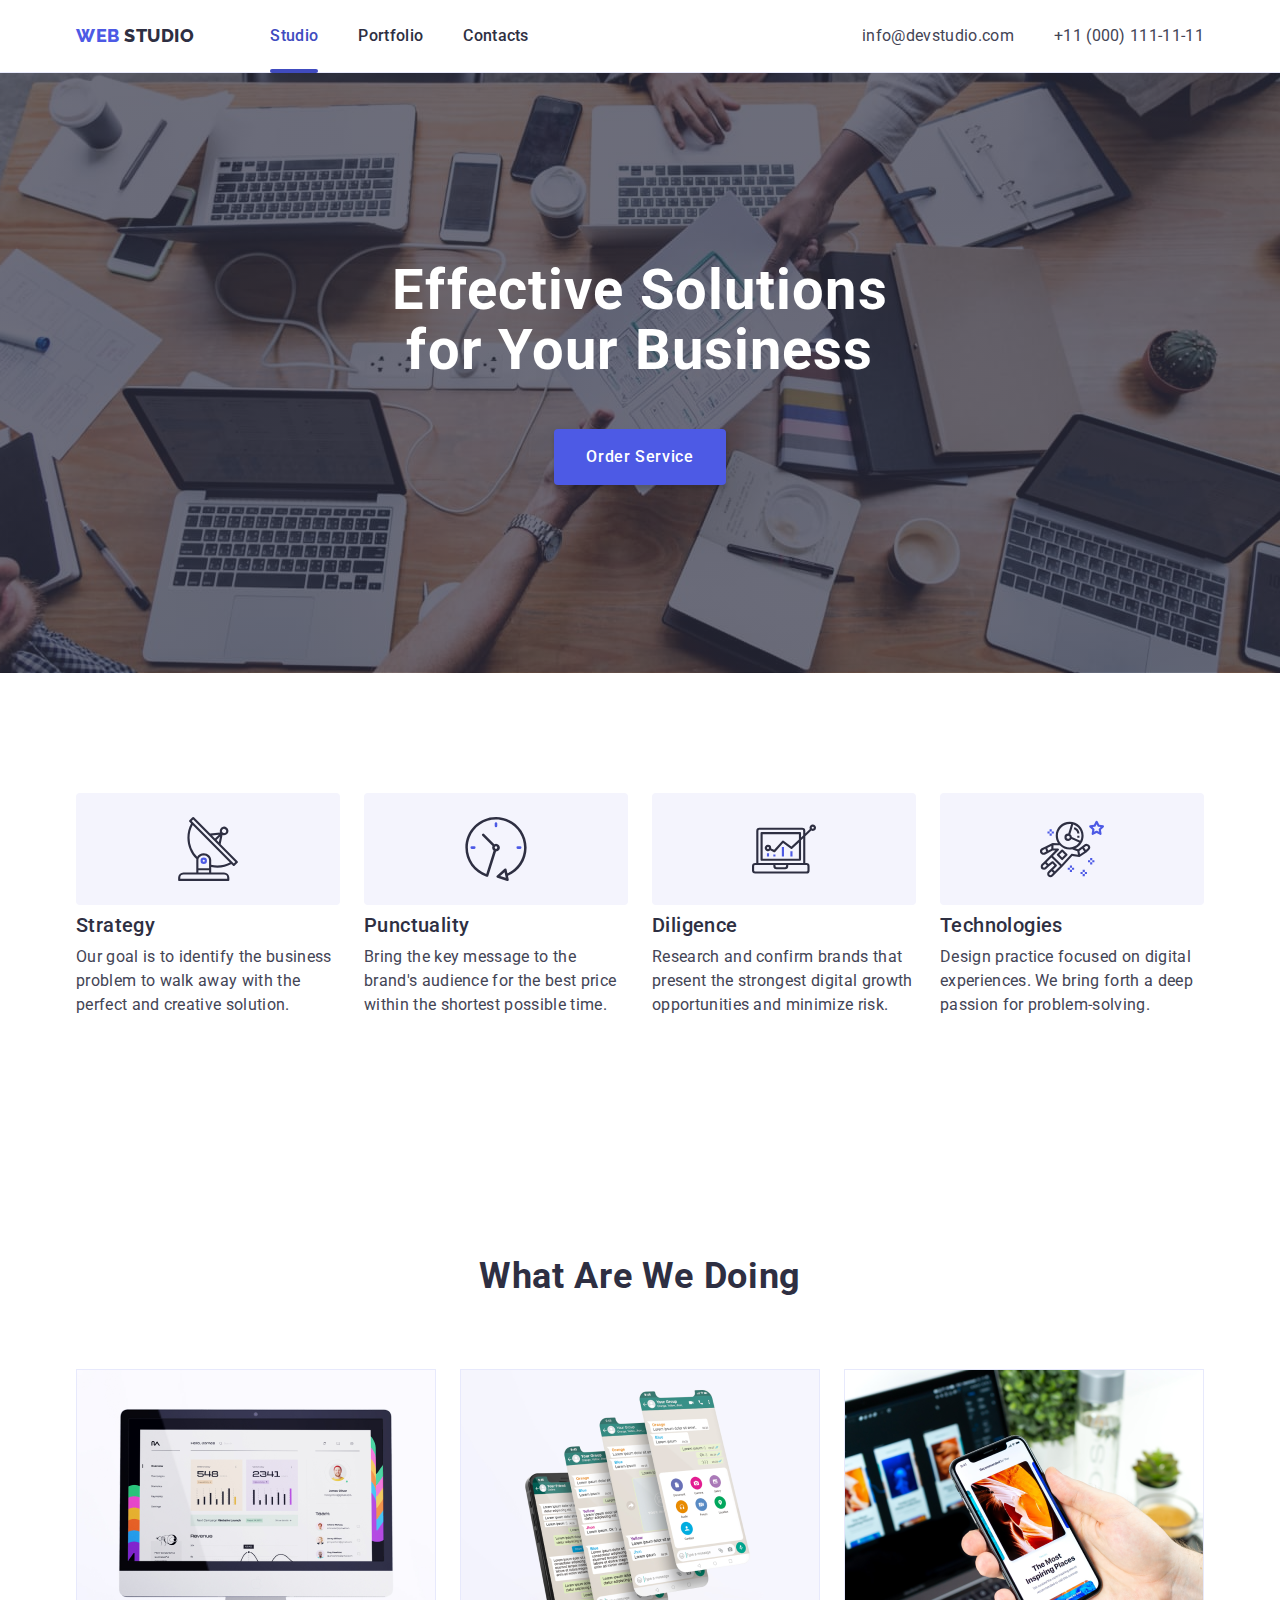
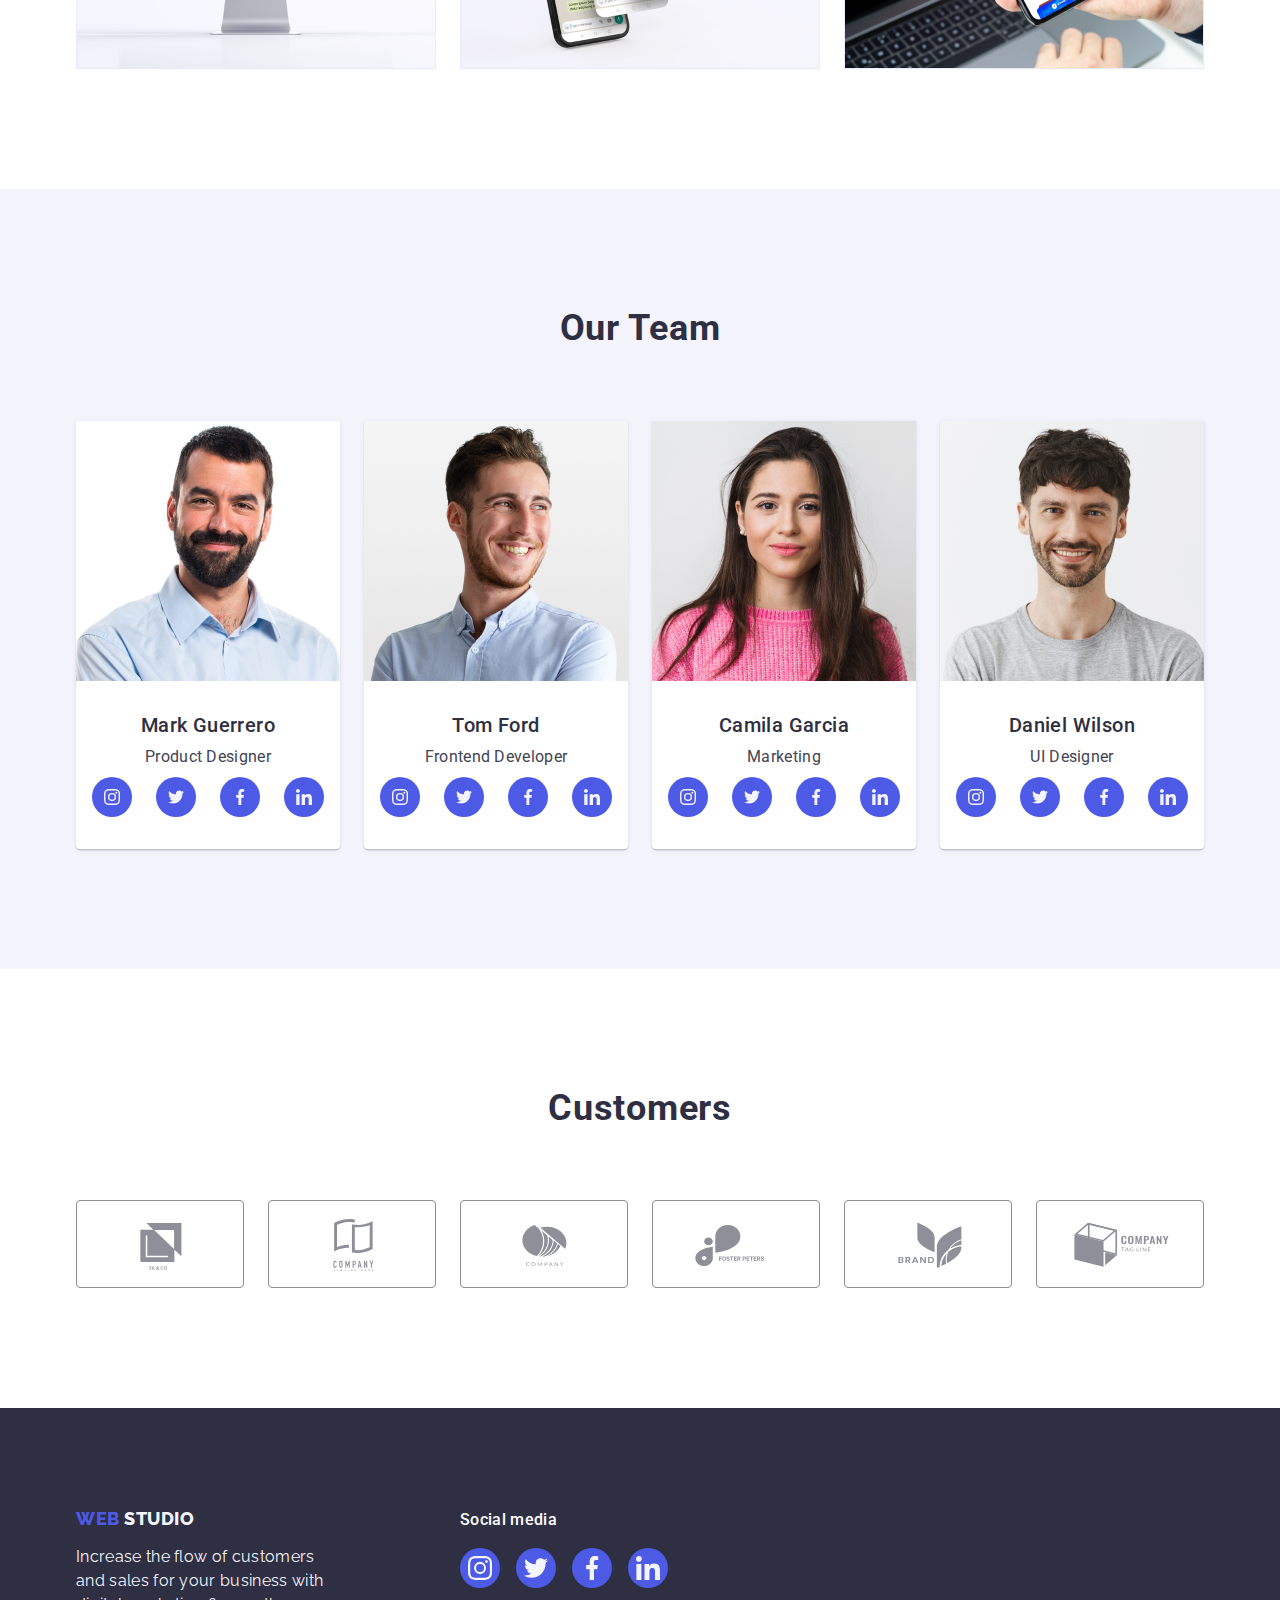
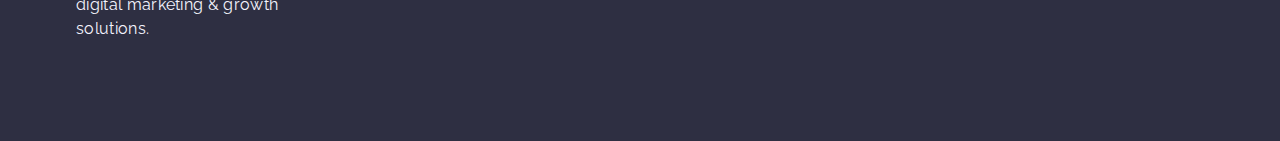
<file: index.html>
<!DOCTYPE html>
<html lang="en">
  <head>
    <meta charset="UTF-8" />
    <meta http-equiv="X-UA-Compatible" content="IE=edge" />
    <meta name="viewport" content="width=device-width, initial-scale=1.0" />
    <title>WebStudio</title>
    <link rel="preconnect" href="https://fonts.googleapis.com" />
    <link rel="preconnect" href="https://fonts.gstatic.com" crossorigin />
    <link
      href="https://fonts.googleapis.com/css2?family=Raleway:wght@800&family=Roboto:wght@400;500;700&display=swap"
      rel="stylesheet"
    />
    <link
      rel="stylesheet"
      href="https://cdnjs.cloudflare.com/ajax/libs/modern-normalize/1.1.0/modern-normalize.min.css"
    />
    <link rel="stylesheet" href="./css/style.css" />
  </head>
  <body>
    <!----------TOP LINE----------->

    <header class="header-page">
      <div class="container page-header-container">
        <nav class="nav-page">
          <a class="logo link" href="./index.html">
            Web <span class="studio">Studio</span>
          </a>
          <ul class="menu-nav list">
            <li class="menu-item">
              <a class="link nav-item activ" href="./index.html">Studio</a>
            </li>
            <li class="menu-item">
              <a class="link nav-item" href="./portfolio.html">Portfolio</a>
            </li>
            <li class="menu-item">
              <a class="link nav-item" href="">Contacts</a>
            </li>
          </ul>
        </nav>

        <address class="address">
          <ul class="menu-contact list">
            <li class="contact-item">
              <a class="link contact" href="mailto:info@devstudio.com"
                >info@devstudio.com</a
              >
            </li>
            <li>
              <a class="link contact" href="tel:+110001111111"
                >+11 (000) 111-11-11</a
              >
            </li>
          </ul>
        </address>
      </div>
    </header>
    <main>

      <!-- ------Hero  ---------->

      <section class="hero">
        <div class="container">
          <h1 class="hero-title">Effective Solutions for Your Business</h1>
          <button class="btn" type="button" data-modal-open>Order Service</button>
        </div>
      </section>

      <!---------Section 1---------->

      <section class="section">
        <div class="container">
          <h2 class="section-name" hidden>Feature</h2>
          <ul class="list feature-menu">
            <li class="feature-menu-items">
              <div class="pictures-feture">
                <svg class="icon-fetures" width="64" height="64">
                   <use href="./images/icons.svg#icon-antenna"></use>
                  </svg> </div>
              <h3 class="content-name">Strategy</h3>
              <p class="content-text">
                Our goal is to identify the business problem to walk away with
                the perfect and creative solution.
              </p>
            </li>
            <li class="feature-menu-items">
              <div class="pictures-feture">
                <svg class="icon-fetures" width="64" height="64">
                   <use href="./images/icons.svg#icon-clock"></use></svg> 
              </div>
              <h3 class="content-name">Punctuality</h3>
              <p class="content-text">
                Bring the key message to the brand's audience for the best price
                within the shortest possible time.
              </p>
            </li>
            <li class="feature-menu-items">
              <div class="pictures-feture">
                <svg class="icon-fetures" width="64" height="64">
                   <use href="./images/icons.svg#icon-diagram"></use>
                  </svg> </div>
              <h3 class="content-name">Diligence</h3>
              <p class="content-text">
                Research and confirm brands that present the strongest digital
                growth opportunities and minimize risk.
              </p>
            </li>
            <li class="feature-menu-items">
              <div class="pictures-feture">
                <svg class="icon-fetures" width="64" height="64">
                   <use href="./images/icons.svg#icon-astronaut"></use>
                </svg> 
              </div>
              <h3 class="content-name">Technologies</h3>
              <p class="content-text">
                Design practice focused on digital experiences. We bring forth a
                deep passion for problem-solving.
              </p>
            </li>
          </ul>
        </div>
      </section>

      <!-- ------- Section 2 ---------->

      <section class="section">
        <div class="container">
          <h2 class="section-name position">What are we doing</h2>
          <ul class="list work">
            <li class="pictures">
              <img
                src="./images/section-2/Rectangle71.jpg"
                alt="imege"
                width="360"
                height="300"
              />
            </li>
            <li class="pictures">
              <img
                src="./images/section-2/Rectangle71(1).jpg"
                alt="imege"
                width="360"
                height="300"
              />
            </li>
            <li class="pictures">
              <img
                src="./images/section-2/Rectangle71(2).jpg"
                alt="imege"
                width="360"
                height="300"
              />
            </li>
          </ul>
        </div>
      </section>

      <!------------- Section 3 Our Team ----------->

      <section class="section-team section">
        <div class="container">
          <h2 class="section-name position">Our Team</h2>
          <ul class="list employees">
            <li class="card">
              <img
                src="./images/section-3-teme/img.jpg"
                alt="Mark Guerrero"
                width="264"
                height="260"
              />
              <div class="card-signature">
                <h3 class="content-name name">Mark Guerrero</h3>
                <p class="content-text job-title">Product Designer</p>
                <ul class="social-list list">
                  <li class="social-list-item">
                    <a href="" class="social-list-link link">
                      <svg class="social-list-icon" width="16" height="16">
                        <use 
                       href="./images/icons.svg#icon-instagram"></use>
                      </svg>
                    </a>
                  </li>
                  <li class="social-list-item">
                    <a href="" class="social-list-link link">
                      <svg class="social-list-icon" width="16" height="16">
                        <use href="./images/icons.svg#icon-twitter"></use>
                      </svg>
                    </a>
                  </li>
                  <li class="social-list-item">
                    <a href="" class="social-list-link link">
                      <svg class="social-list-icon" width="16" height="16">
                        <use href="./images/icons.svg#icon-facebook"></use>
                      </svg>
                    </a>
                  </li>
                  <li class="social-list-item">
                    <a href="" class="social-list-link link">
                      <svg class="social-list-icon" width="16" height="16">
                        <use href="./images/icons.svg#icon-linkedin"></use>
                      </svg>
                    </a>
                  </li>
                </ul>
              </div>
            </li>
            <li class="card">
              <img
                src="./images/section-3-teme/img1.jpg"
                alt="Tom Ford"
                width="264"
                height="260"
              />
              <div class="card-signature">
                <h3 class="content-name name">Tom Ford</h3>
                <p class="content-text job-title">Frontend Developer</p>
                <ul class="social-list list">
                  <li class="social-list-item">
                    <a href="" class="social-list-link link">
                      <svg class="social-list-icon" width="16" height="16">
                        <use 
                       href="./images/icons.svg#icon-instagram"></use>
                      </svg>
                    </a>
                  </li>
                  <li class="social-list-item">
                    <a href="" class="social-list-link link">
                      <svg class="social-list-icon" width="16" height="16">
                        <use href="./images/icons.svg#icon-twitter"></use>
                      </svg>
                    </a>
                  </li>
                  <li class="social-list-item">
                    <a href="" class="social-list-link link">
                      <svg class="social-list-icon" width="16" height="16">
                        <use href="./images/icons.svg#icon-facebook"></use>
                      </svg>
                    </a>
                  </li>
                  <li class="social-list-item">
                    <a href="" class="social-list-link link ">
                      <svg class="social-list-icon" width="16" height="16">
                        <use href="./images/icons.svg#icon-linkedin"></use>
                      </svg>
                    </a>
                  </li>
                </ul>
              </div>
            </li>
            <li class="card">
              <img
                src="./images/section-3-teme/img2.jpg"
                alt="Camila Garcia"
                width="264"
                height="260"
              />
              <div class="card-signature">
                <h3 class="content-name name">Camila Garcia</h3>
                <p class="content-text job-title">Marketing</p>
                <ul class="social-list list">
                  <li class="social-list-item">
                    <a href="" class="social-list-link link">
                      <svg class="social-list-icon" width="16" height="16">
                        <use href="./images/icons.svg#icon-instagram"></use>
                      </svg>
                    </a>
                  </li>
                  <li class="social-list-item">
                    <a href="" class="social-list-link link">
                      <svg class="social-list-icon" width="16" height="16">
                        <use href="./images/icons.svg#icon-twitter"></use>
                      </svg>
                    </a>
                  </li>
                  <li class="social-list-item">
                    <a href="" class="social-list-link link">
                      <svg class="social-list-icon" width="16" height="16">
                        <use href="./images/icons.svg#icon-facebook"></use>
                      </svg>
                    </a>
                  </li>
                  <li class="social-list-item">
                    <a href="" class="social-list-link link">
                      <svg class="social-list-icon" width="16" height="16">
                        <use href="./images/icons.svg#icon-linkedin"></use>
                      </svg>
                    </a>
                  </li>
                </ul>
              </div>
            </li>
            <li class="card">
              <img
                src="./images/section-3-teme/img3.jpg"
                alt="Daniel Wilson"
                width="264"
                height="260"
              />
              <div class="card-signature">
                <h3 class="content-name name">Daniel Wilson</h3>
                <p class="content-text job-title">UI Designer</p>
                <ul class="social-list list">
                  <li class="social-list-item">
                    <a href="" class="social-list-link link">
                      <svg class="social-list-icon" width="16" height="16">
                        <use href="./images/icons.svg#icon-instagram"></use>
                      </svg>
                    </a>
                  </li>
                  <li class="social-list-item">
                    <a href="" class="social-list-link link">
                      <svg class="social-list-icon" width="16" height="16">
                        <use href="./images/icons.svg#icon-twitter"></use>
                      </svg>
                    </a>
                  </li>
                  <li class="social-list-item">
                    <a href="" class="social-list-link link">
                      <svg class="social-list-icon" width="16" height="16">
                        <use href="./images/icons.svg#icon-facebook"></use>
                      </svg>
                    </a>
                  </li>
                  <li class="social-list-item">
                    <a href="" class="social-list-link link">
                      <svg class="social-list-icon" width="16" height="16">
                        <use href="./images/icons.svg#icon-linkedin"></use>
                      </svg>
                    </a>
                  </li>
                </ul>
              </div>
            </li>
          </ul>
        </div>
      </section>
      
      <!----------  SECTION 4 ----------->

      <section class="section">
        <div class="container">
          <h2 class="title-customers">Customers</h2>
          <ul class="list custumer-list">
            <li class="custumer-list-item"><a href="" class="custumer-list-link link">
              <svg class="custumer-list-icon" width="104" height="56">
              <use href="./images/icons.svg#icon-ya-co"></use></svg>
              </a>
            </li>
          <li class="custumer-list-item"><a href="" class="custumer-list-link link">
            <svg class="custumer-list-icon" width="104" height="56"><use href="./images/icons.svg#icon-company-tagline"></use></svg>
           </a>
          </li>
          <li class="custumer-list-item"><a href="" class="custumer-list-link link">
            <svg class="custumer-list-icon" width="104" height="56"><use href="./images/icons.svg#icon-company"></use></svg>
           </a>
          </li>
          <li class="custumer-list-item"><a href="" class="custumer-list-link link">
            <svg class="custumer-list-icon" width="104" height="56"><use href="./images/icons.svg#icon-foster-peters"></use></svg>
            </a>
          </li>
          <li class="custumer-list-item"><a href="" class="custumer-list-link link">
            <svg class="custumer-list-icon" width="104" height="56"><use href="./images/icons.svg#icon-brand"></use></svg>
            </a>
          </li>
          <li class="custumer-list-item"><a href="" class="custumer-list-link link">
            <svg class="custumer-list-icon" width="104" height="56">
            <use href="./images/icons.svg#icon-company-tag-line"></use></svg>
            </a>
          </li>
         
        </ul>
       </div>
      </section>
    </main>
    <footer class="footer">
      <div class="container footer-all">
       <div class="foter-container-logo">
           <a class="link logo-footer" href="./index.html">
            Web <span class="studio-footer">Studio</span>
          </a>
          <p class="footer-text">
           Increase the flow of customers and sales for your business with
           digital marketing & growth solutions.
          </p>
       </div>
        <div class="footer-media">
          <p class="title-media">Social media</p>
          <ul class="social-list-footer list">
            <li class="social-list-item">
              <a href="" class="foter-social-list-link link">
                <svg class="foter-social-list-icon" width="24" height="24">
                  <use 
                 href="./images/icons.svg#icon-instagram"></use>
                </svg>
              </a>
            </li>
            <li class="social-list-item">
              <a href="" class="foter-social-list-link link">
                <svg class="foter-social-list-icon" width="24" height="24">
                  <use href="./images/icons.svg#icon-twitter"></use>
                </svg>
              </a>
            </li>
            <li class="social-list-item">
              <a href="" class="foter-social-list-link link">
                <svg class="foter-social-list-icon" width="24" height="24">
                  <use href="./images/icons.svg#icon-facebook"></use>
                </svg>
              </a>
            </li>
            <li class="social-list-item">
              <a href="" class="foter-social-list-link link ">
                <svg class="foter-social-list-icon" width="24" height="24">
                  <use href="./images/icons.svg#icon-linkedin"></use>
                </svg>
              </a>
            </li>
          </ul>
        </div>
      </div>
   
    </footer>

    <!----------Modal window ----------->

    <div class="bacdrop is-hidden" data-modal>
      <div class="modal">
        <button class="modal-close-btn" type="button" data-modal-close>
        <svg class="modal-close-icon" width="8" height="8">
          <use href="./images/icons.svg#icon-close-black"></use></svg>
        </button>
      </div>
    </div>
    <script src="./js/modal.js"></script>
  </body>
</html>
</file>
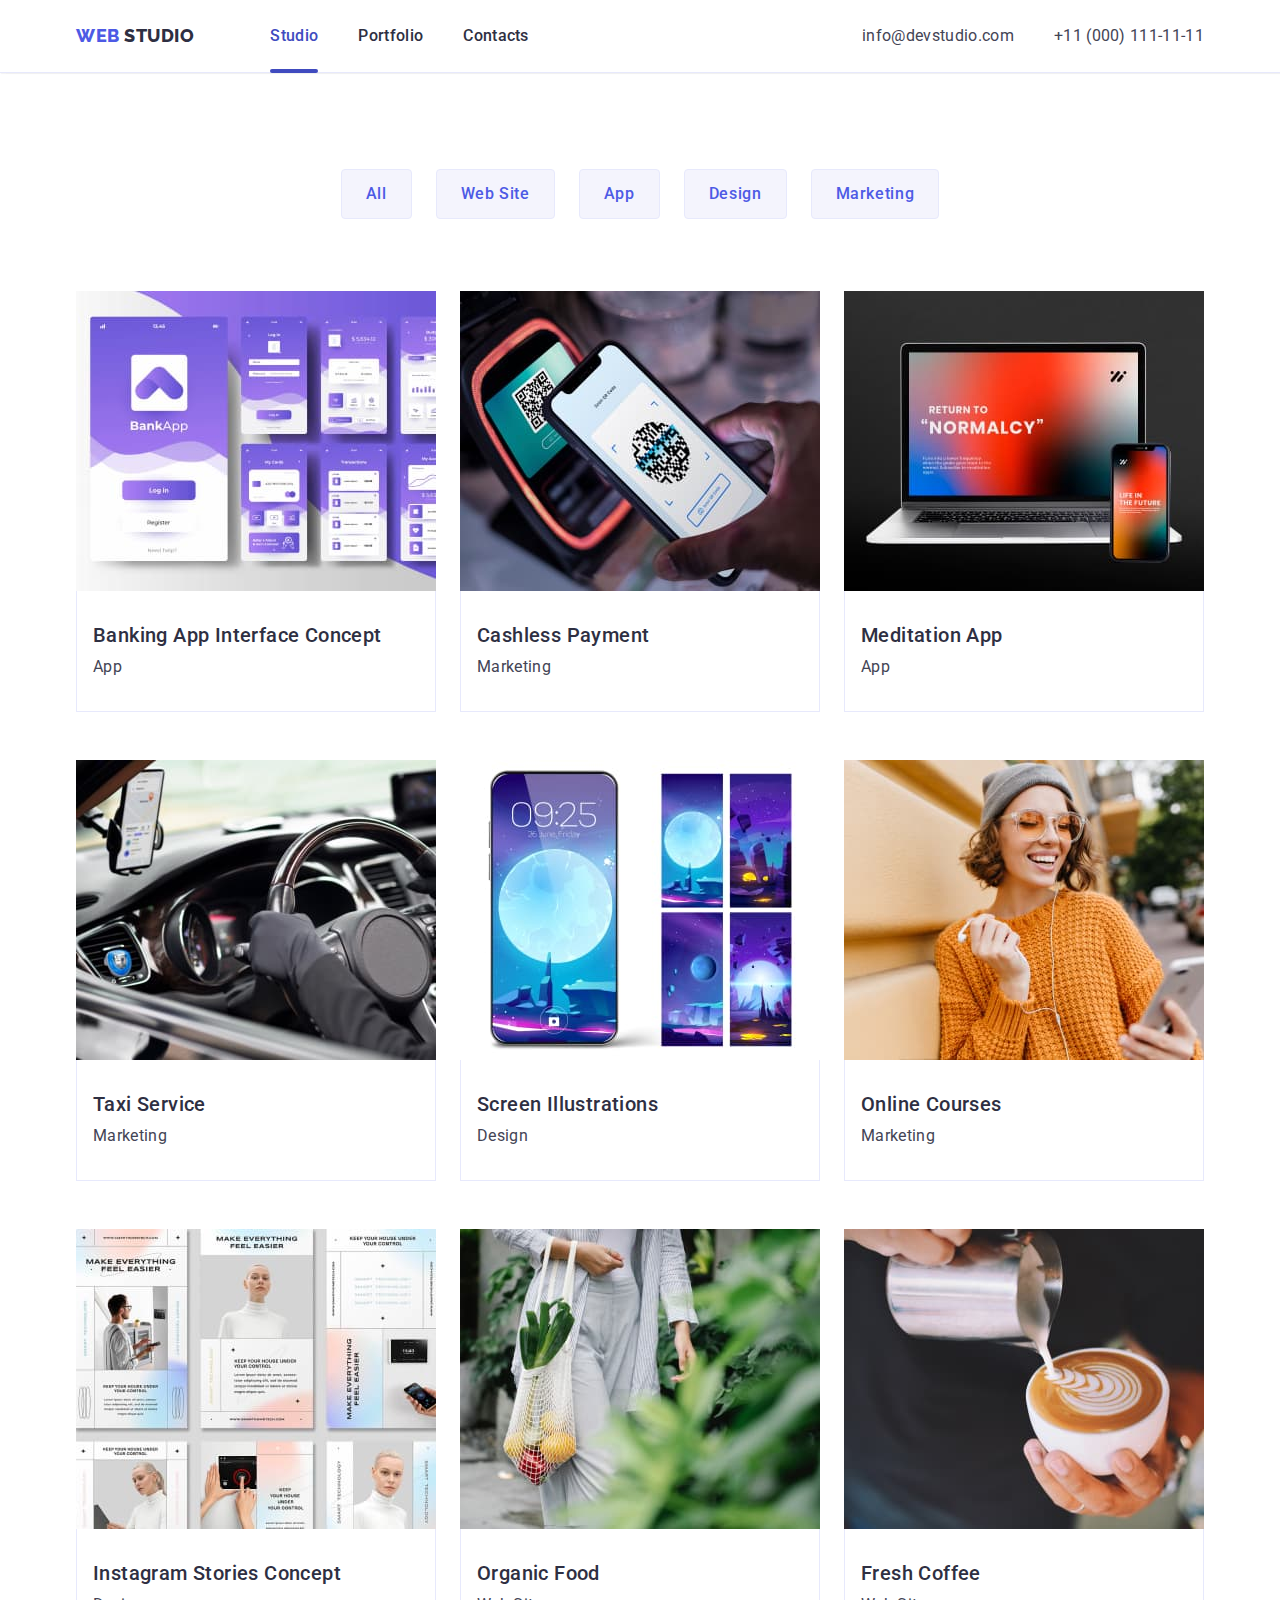
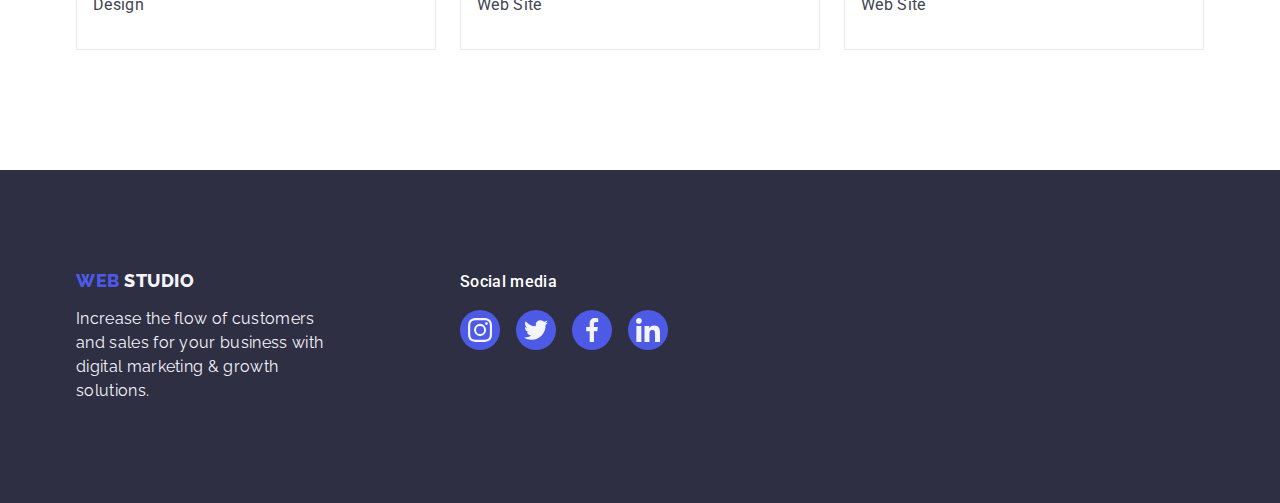
<file: portfolio.html>
<!DOCTYPE html>
<html lang="en">
  <head>
    <meta charset="UTF-8" />
    <meta http-equiv="X-UA-Compatible" content="IE=edge" />
    <meta name="viewport" content="width=device-width, initial-scale=1.0" />
    <title>Portfolio</title>
    <link rel="preconnect" href="https://fonts.googleapis.com" />
    <link rel="preconnect" href="https://fonts.gstatic.com" crossorigin />
    <link
      href="https://fonts.googleapis.com/css2?family=Raleway:wght@800&family=Roboto:wght@400;500;700&display=swap"
      rel="stylesheet"
    />
    <link
      rel="stylesheet"
      href="https://cdnjs.cloudflare.com/ajax/libs/modern-normalize/1.1.0/modern-normalize.min.css"
    />
    <link rel="stylesheet" href="./css/style.css" />
  </head>
  <body>
    <!-- TOP LINE -->
    <header class="header-page">
      <div class="container page-header-container">
        <nav class="nav-page">
          <a class="logo link" href="./index.html">
            Web <span class="studio">Studio</span>
          </a>
          <ul class="menu-nav list">
            <li class="menu-item">
              <a class="link nav-item activ" href="./index.html">Studio</a>
            </li>
            <li class="menu-item">
              <a class="link nav-item" href="./portfolio.html">Portfolio</a>
            </li>
            <li class="menu-item">
              <a class="link nav-item" href="">Contacts</a>
            </li>
          </ul>
        </nav>

        <address class="address">
          <ul class="menu-contact list">
            <li class="contact-item">
              <a class="link contact" href="mailto:info@devstudio.com"
                >info@devstudio.com</a
              >
            </li>
            <li>
              <a class="link contact" href="tel:+110001111111"
                >+11 (000) 111-11-11</a
              >
            </li>
          </ul>
        </address>
      </div>
    </header>
    <main>
      <section class="section portfolio-section">
        <div class="container">
          <h1 class="section-name" hidden>Clients</h1>
          <!-- Filter -->
          <ul class="list menu-filter">
            <li class="filter-item">
              <button class="btn-filter" type="button">All</button>
            </li>
            <li class="filter-item">
              <button class="btn-filter" type="button">Web Site</button>
            </li>
            <li class="filter-item">
              <button class="btn-filter" type="button">App</button>
            </li>
            <li class="filter-item">
              <button class="btn-filter" type="button">Design</button>
            </li>
            <li class="filter-item">
              <button class="btn-filter" type="button">Marketing</button>
            </li>
          </ul>

          <!-- ROW -->
          <ul class="list portfolio-list">
            <li class="card-portfolio">
              <a class="link card-decor" href="">
               <div class="thumb-card"><img
                  src="./images/portfolio/row1/banking-app.jpg"
                  alt="Banking App Interface Concept"
                  width="360"
                  height="300"
                 />
                 <p class="overlay-card">14 Stylish and User-Friendly App Design Concepts · Task Manager App · Calorie Tracker App · Exotic Fruit Ecommerce App · Cloud Storage App</p>
                </div> 
                <div class="card-description">
                  <h2 class="content-name">Banking App Interface Concept</h2>
                  <p class="content-text">App</p>
                </div>
              </a>
            </li>
            <li class="card-portfolio">
              <a class="link card-decor" href="">
                <div class="thumb-card"><img
                  src="./images/portfolio/row1/cashless.jpg"
                  alt="Cashless Payment"
                  width="360"
                  height="300"
                 /><p class="overlay-card">14 Stylish and User-Friendly App Design Concepts · Task Manager App · Calorie Tracker App · Exotic Fruit Ecommerce App · Cloud Storage App</p>
                </div> 
                <div class="card-description">
                  <h2 class="content-name">Cashless Payment</h2>
                  <p class="content-text">Marketing</p>
                </div>
              </a>
            </li>
            <li class="card-portfolio">
              <a class="link card-decor" href="">
                <div class="thumb-card"><img
                  src="./images/portfolio/row1/meditation-app.jpg"
                  alt="Meditation App"
                  width="360"
                  height="300"
                 /><p class="overlay-card">14 Stylish and User-Friendly App Design Concepts · Task Manager App · Calorie Tracker App · Exotic Fruit Ecommerce App · Cloud Storage App</p>
                </div> 
                <div class="card-description">
                  <h2 class="content-name">Meditation App</h2>
                  <p class="content-text">App</p>
                </div>
              </a>
            </li>

            <li class="card-portfolio">
              <a class="link card-decor" href="">
                <div class="thumb-card"><img
                  src="./images/portfolio/row2/taxi.jpg"
                  alt="Taxi Service"
                  width="360"
                  height="300"
                 /><p class="overlay-card">14 Stylish and User-Friendly App Design Concepts · Task Manager App · Calorie Tracker App · Exotic Fruit Ecommerce App · Cloud Storage App</p>
                </div> 
                <div class="card-description">
                  <h2 class="content-name">Taxi Service</h2>
                  <p class="content-text">Marketing</p>
                </div></a
              >
            </li>
            <li class="card-portfolio">
              <a class="link card-decor" href="">
                <div class="thumb-card"><img
                  src="./images/portfolio/row2/screen-Illustrations.jpg"
                  alt="Screen Illustrations"
                  width="360"
                  height="300"
                 /><p class="overlay-card">14 Stylish and User-Friendly App Design Concepts · Task Manager App · Calorie Tracker App · Exotic Fruit Ecommerce App · Cloud Storage App</p>
                </div> 
                <div class="card-description">
                  <h2 class="content-name">Screen Illustrations</h2>
                  <p class="content-text">Design</p>
                </div></a
              >
            </li>
            <li class="card-portfolio">
              <a class="link card-decor" href="">
                <div class="thumb-card"><img
                  src="./images/portfolio/row2/online-courses.jpg"
                  alt="Online Courses"
                  width="360"
                  height="300"
                 /><p class="overlay-card">14 Stylish and User-Friendly App Design Concepts · Task Manager App · Calorie Tracker App · Exotic Fruit Ecommerce App · Cloud Storage App</p>
                </div>
                <div class="card-description">
                  <h2 class="content-name">Online Courses</h2>
                  <p class="content-text">Marketing</p>
                </div></a
              >
            </li>

            <li class="card-portfolio">
              <a class="link card-decor" href="">
                <div class="thumb-card"><img
                  src="./images/portfolio/row3/instagram-stories.jpg"
                  alt="Instagram Stories Concept"
                  width="360"
                  height="300"
                /><p class="overlay-card">14 Stylish and User-Friendly App Design Concepts · Task Manager App · Calorie Tracker App · Exotic Fruit Ecommerce App · Cloud Storage App</p>
                </div> 
                <div class="card-description">
                  <h2 class="content-name">Instagram Stories Concept</h2>
                  <p class="content-text">Design</p>
                </div></a
              >
            </li>
            <li class="card-portfolio">
              <a class="link card-decor" href="">
                <div class="thumb-card"><img
                  src="./images/portfolio/row3/organic-foodjpg.jpg"
                  alt="Organic Food"
                  width="360"
                  height="300"
                /><p class="overlay-card">14 Stylish and User-Friendly App Design Concepts · Task Manager App · Calorie Tracker App · Exotic Fruit Ecommerce App · Cloud Storage App</p>
                </div>
                <div class="card-description">
                  <h2 class="content-name">Organic Food</h2>
                  <p class="content-text">Web Site</p>
                </div></a
              >
            </li>
            <li class="card-portfolio">
              <a class="link card-decor" href="">
                <div class="thumb-card"><img
                  src="./images/portfolio/row3/fresh-coffee.jpg"
                  alt="Organic Food"
                  width="360"
                  height="300"
                 /><p class="overlay-card">14 Stylish and User-Friendly App Design Concepts · Task Manager App · Calorie Tracker App · Exotic Fruit Ecommerce App · Cloud Storage App</p>
                </div>  
                <div class="card-description">
                  <h2 class="content-name">Fresh Coffee</h2>
                  <p class="content-text">Web Site</p>
                </div></a
              >
            </li>
          </ul>
        </div>
      </section>
    </main>
    <footer class="footer">
      <div class="container footer-all">
       <div class="foter-container-logo">
           <a class="link logo-footer" href="./index.html">
            Web <span class="studio-footer">Studio</span>
          </a>
          <p class="footer-text">
           Increase the flow of customers and sales for your business with
           digital marketing & growth solutions.
          </p>
       </div>
        <div class="footer-media">
          <p class="title-media">Social media</p>
          <ul class="social-list-footer list">
            <li class="social-list-item">
              <a href="" class="foter-social-list-link link">
                <svg class="foter-social-list-icon" width="24" height="24">
                  <use 
                 href="./images/icons.svg#icon-instagram"></use>
                </svg>
              </a>
            </li>
            <li class="social-list-item">
              <a href="" class="foter-social-list-link link">
                <svg class="foter-social-list-icon" width="24" height="24">
                  <use href="./images/icons.svg#icon-twitter"></use>
                </svg>
              </a>
            </li>
            <li class="social-list-item">
              <a href="" class="foter-social-list-link link">
                <svg class="foter-social-list-icon" width="24" height="24">
                  <use href="./images/icons.svg#icon-facebook"></use>
                </svg>
              </a>
            </li>
            <li class="social-list-item">
              <a href="" class="foter-social-list-link">
                <svg class="foter-social-list-icon" width="24" height="24">
                  <use href="./images/icons.svg#icon-linkedin"></use>
                </svg>
              </a>
            </li>
          </ul>
        </div>
      </div>

    </footer>
  </body>
</html>
</file>
<file: css/style.css>
:root{
    --primery-text:font-family:'Roboto',sans-serif;
    --color-iris: #4d5ae5;
	--color-ocean: #404bbf;
	--color-text: #2e2f42;
	--color-green: #31d0aa;
	--color-desc: #434455;
	--color-light-slate: #8e8f99;
	--color-cornflower: #e7e9fc;
	--color-studio-footer: #f4f4fd;
	--color-navy-blue-modal: #2e2f42;
	--color-grey: #2e2f42;
	--color-white:#FFFFFF;
	--color-dairy: #fcfcfc;}


h1,h2,h3,h4,h5,p{margin: 0;}
ul{margin: 0;
   }
img{display: block;}

body{color:#434455;
    background-color:var(--color-white);
    font-family: "Roboto", sans-serif;
   }
.section{padding-top: 120px;
        padding-bottom: 120px;
        }
.list{list-style: none;
    padding: 0;
    margin: 0;}
.link{text-decoration: none;}

.container{
    width: 1158px;
    margin: 0 auto;
    padding: 0 15px;}
/* ============ FONTS FOR SECTIONS */
.section-name{font-family:var(--primery-text);
    font-style: normal;
    font-weight: 700;
    font-size: 36px;
    line-height: 1.11;
    text-align: center;
    letter-spacing: 0.02em;
    text-transform: capitalize;
    margin-bottom: 72px;
    color: #2E2F42;
    }
.content-name{font-family:var(--primery-text);
    font-style: normal;
    font-weight: 500;
    font-size: 20px;
    line-height: 1.2;
    letter-spacing: 0.02em;
    color: #2E2F42;
    
    margin-bottom: 8px;}
.content-text{ font-family: var(--primery-text);
	font-size: 16px;
	font-family: var(--primery-text);
	font-weight: 400;
	font-style: normal;
	line-height: 1.5;
	letter-spacing: 0.02em;
	text-decoration: none;
	text-transform: none;
    margin-bottom: 0;
    margin-top: 0;
    color: var(--color-desc);}

/* ============ FINISH FONTS FOR SECTIONS========== */
/* ===========TOP LINE =========*/
.header-page{
  border-bottom: 1px solid #e7e9fc;
  box-shadow: 1px 0px 2px rgba(46, 47, 66, 0.08), 1px 0px 1px
  rgba(46, 47, 66, 0.16), 6px 0px 1px
  rgba(46, 47, 66, 0.08);
    }

.nav-page{display: flex;
    align-items: center}
.logo{margin-right: 76px;
    font-family:'Raleway',sans-serif;
    font-style:normal;
    font-weight: 800;
    font-size: 18px;
    line-height: 1.17;
    display: flex;
    align-items: center;
    letter-spacing: 0.03em;
    text-transform: uppercase;
    color: #4D5AE5;
    display: inline-block; }
.menu-nav{display: flex;}
.menu-contact{display: flex;
    
    }

.address{ font-style: normal;}
.nav-item{
    position: relative;
    transition: color 250ms cubic-bezier(0.4, 0, 0.2, 1);
    display: block;
    padding: 24px 0px;
    font-family:var(--primery-text);
    font-style: normal;
    font-weight: 500;
    font-size: 16px;
    line-height: 1.5;
    letter-spacing: 0.02em;
    color: #2E2F42;}



.nav-item.activ::after{ background:var(--color-ocean);}

.nav-item:hover,
.nav-item:focus{color: var(--color-ocean);}
.menu-item:not(:last-child){margin-right: 40px;}

.nav-item::after{
    content: "";
    width: 100%;
    height: 4px;
    border-radius: 2px;
   

    display: block;
    position: absolute;
    bottom: -1px;
    left: 0;
    
}
.nav-item.activ::after{ background:var(--color-ocean);}
.nav-item.activ{color: var(--color-ocean);}
.contact{display: block;
    padding: 24px 0px;
    font-family: var(--primery-text);
    font-style: normal;
    font-size: 16px;
    line-height: 1.5;
    letter-spacing: 0.02em;
    color: #434455;
    transition: color 250ms cubic-bezier(0.4, 0, 0.2, 1);
    
}
.contact:hover,
.contact:focus{color:var(--color-ocean);}

.contact-item{margin-right: 40px;}

.studio{font-family: 'Raleway',sans-serif;
    font-style:normal;
    font-weight: 800;
    font-size: 18px;
    line-height: 1.17;
    letter-spacing: 0.03em;
    text-transform: uppercase;
    color: #2E2F42;
    } 

.page-header-container{display: flex;
   align-items: center;
   justify-content: space-between;}
/* ============FINISH TOP LINE ======================= */

/* ==========HERO================= */


.hero{text-align: center;
    margin-top: 0px;
    padding: 188px 0;
    background-color:#2E2F42;
    color: #FFFFFF;
   
    background-image:linear-gradient( rgba(46, 47, 66, 0.7),rgba(46, 47, 66, 0.7) ),
    url(../images/hero/people-office.jpg);
    background-position: center;
    background-size: cover; 
    background-repeat: no-repeat;
    max-width: 1440px;
    margin-left: auto;
    margin-right: auto;}
.hero-title{max-width: 496px;
    margin-bottom: 48px;
    font-family: var(--primery-text);
    font-style: normal;
    font-weight: 700;
    font-size:56px;
    line-height:1.07;
    letter-spacing:0.02em;
    text-align: center;
    margin-right: auto;
    margin-left: auto;
    
    }

.btn{ transition: background-color 250ms cubic-bezier(0.4, 0, 0.2, 1); ;
    display: block;
    border-radius: 4px;
    min-width: 169px;
    padding-top: 16px;
    padding-right: 32px;
    padding-bottom: 16px;
    padding-left: 32px;
    background: #4D5AE5;
    font-family: inherit;
    font-style: normal;
    font-weight: 500;
    font-size: 16px;
    line-height: 1.5;
    color: #ffffff;
    letter-spacing: 0.04em;
    margin: auto;
    cursor: pointer;
    border: none;
    box-shadow: 0px 4px 4px rgba(0, 0, 0, 0.15);}
.btn:hover,
.btn:focus{background: #404BBF;}

/* ====== FINISH HERO */
/* ========Section 1====== */

.visually-hidden {
    position: absolute;
    width: 1px;
    height: 1px;
    margin: -1px;
    border: 0;
    padding: 0;
    
    white-space: nowrap;
    clip-path: inset(100%);
    clip: rect(0 0 0 0);
    overflow: hidden;
  }
.feature-menu{display: flex;
 gap: 24px;
}
.feature-menu-items{width: calc((100%-24px*3)/4);}
.pictures-feture{
    width: 264px;
    height: 112px;
    background-color: #F4F4FD;
    display: flex;
    justify-content: center;
    align-items: center;
    border-radius: 4px;
    margin-bottom: 8px; 
}

/* ======Section2==== */
.work{
    display: flex;
    gap: 24px;
}
.pictures{width:calc((100% - 48px) / 3); }



/* ======  Section 3 Our Team=========*/
.section-team{
    background: #F4F4FD;
}
.card{
    background-color:var(--color-white);
    background: #FFFFFF;
box-shadow: 0px 1px 6px rgba(46, 47, 66, 0.08), 0px 1px 1px rgba(46, 47, 66, 0.16), 0px 2px 1px rgba(46, 47, 66, 0.08);
border-radius: 0px 0px 4px 4px;

}

.employees{
    display: flex;
}
.employees .card:not(:last-child){margin-right: 24px;}
.card-signature{padding: 32px 0;
text-align: center;
}
.job-title{margin-bottom: 8px;}
.social-list{display: flex;
    justify-content: center;
    gap: 24px;
}
.social-list-link{transition: background-color 250ms cubic-bezier(0.4, 0, 0.2, 1);
display: flex;
justify-content: center;
align-items: center;
width: 40px;
height: 40px;
background-color:#4d5ae5;
border-radius: 50%;
fill:var(--color-studio-footer);

}
.social-list-icon{transition: fill 250ms cubic-bezier(0.4, 0, 0.2, 1);}

.social-list-link:hover,
.social-list-link:focus{background-color:#404bbf;}
    
.social-list-link:hover .social-list-icon,
.social-list-link:focus .social-list-icon{fill:var(--color-studio-footer);}




/* =============SECTTION 4 ===========*/


.title-customers{font-family:var(--primery-text);
    font-style: normal;
    font-weight: 700;
    font-size: 36px;
    line-height: 1.1;
    text-align: center;
    letter-spacing: 0.02em;
    text-transform: capitalize;
    margin-bottom: 72px;
    color: #2E2F42;}
.custumer-list{display: flex;
    justify-content: center;
    gap: 24px;}
.custumer-list-link{transition: border-color 250ms cubic-bezier(0.4, 0, 0.2, 1),
     color 250ms cubic-bezier(0.4, 0, 0.2, 1);
    display: flex;
    justify-content: center;
    align-items: center;
    color: #8E8F99;
    border: 1px solid var(--color-light-slate);
   
    border-radius: 4px;
    width: 168px;
    height: 88px;
    justify-content: center;

}
.custumer-list-icon{ transition: color 250ms cubic-bezier(0.4, 0, 0.2, 1);
    justify-content: center;
    fill: currentColor;
    width: 104px;
    height: 56px;
    text-align: center;
}

.custumer-list-link:hover,
.custumer-list-link:focus{color: #404bbf;
    border-color: #404BBF;}

   
.custumer-list-link:hover .custumer-list-icon ,
.custumer-list-link:focus .custumer-list-icon{color:#404bbf;
    border-color:#404bbf;}

    /* ========PORTFOLIO======= */

.menu-filter{
    display: flex;
    margin-bottom: 72px;
    justify-content: center;
}
.portfolio-section{padding-top: 96px}

.menu-filter .filter-item:not(:last-child){margin-right: 24px;}

.btn-filter{
    transition: color 250ms cubic-bezier(0.4, 0, 0.2, 1), background-color 250ms cubic-bezier(0.4, 0, 0.2, 1), border-color 250ms cubic-bezier(0.4, 0, 0.2, 1),
     box-shadow 250ms cubic-bezier(0.4, 0, 0.2, 1);
    border-radius: 4px;
    border: 1px solid #e7e9fc;
    padding: 12px 24px;
    font-family: inherit;
    font-style: normal;
    font-weight: 500;
    font-size: 16px;
    line-height: 1.5;
    letter-spacing: 0.04em;
    color: #4D5AE5;
    cursor: pointer;
    background: #F4F4FD;
    }
.btn-filter:hover,
.btn-filter:focus{color: #FFFFFF;
    background: #404BBF;
    border: 1px solid transparent;
    box-shadow: 0px 3px 1px rgba(0, 0, 0, 0.1), 0px 2px 1px rgba(0, 0, 0, 0.08), 
    0px 2px 2px rgba(0, 0, 0, 0.12);}

.portfolio-list{
    display: flex;
    flex-wrap: wrap;
    column-gap: 24px;
    row-gap: 48px;}

.card-portfolio{
    width: calc((100% - 48px)/3);}
.card-decor{display: block;
    transition: box-shadow 250ms cubic-bezier(0.4, 0, 0.2, 1);}

.card-decor:hover,
.card-decor:focus{box-shadow: 0px 1px 6px rgba(46, 47, 66, 0.08), 0px 1px 1px 
    rgba(46, 47, 66, 0.16), 0px 2px 1px rgba(46, 47, 66, 0.08)
    ;transform: translateY(0%);}

.card-description
{padding: 32px 16px;
    border-left:1px solid #E7E9FC ;
    border-right:1px solid #E7E9FC ;
    border-bottom:1px solid #E7E9FC ;
    background: #FFFFFF;}

.overlay-card{
    position: absolute;
    top: 0;
    left: 0;
    width: 100%;
    height: 100%;
    overflow: auto;
    transform: translate(0, 100%);
    transition: transform 250ms cubic-bezier(0.4, 0, 0.2, 1);
    font-family:var(--primery-text);
    font-style: normal;
    font-size: 16px;
    line-height:24px;
    letter-spacing: 0.02em;
    color:var(--color-studio-footer);
    background-color: var(--color-iris);
    padding: 40px 32px;
}

.thumb-card{
    position: relative;
    overflow: hidden;
}

.card-decor:hover .overlay-card,
.card-decor:focus .overlay-card{transform: translateY(0%);}

/* ============FOOTER=========== */

.studio-footer{font-family: 'Raleway',sans-serif;
    font-weight: 800;
    font-size: 18px;
    line-height: 1.17;
    letter-spacing: 0.03em;
    text-transform: uppercase;
    color: var(--color-studio-footer);
    }  

.footer{ background-color:#2E2F42;
    padding: 100px 0;
    
}
.footer-all{display: flex;
    align-items: baseline;}
.foter-container-logo{display: inline-block;
width: 264px;
margin-right: 120px;}
.footer-text{
    max-width: 264px;
    font-family: 'Raleway',sans-serif;
    font-size: 16px;
    line-height: 1.5;
    letter-spacing: 0.02em;
    color: var(--color-studio-footer);}
.logo-footer{ font-family:'Raleway',sans-serif;
    font-style:normal;
    font-weight: 800;
    font-size: 18px;
    line-height: 1.17;
    display: flex;
    align-items: center;
    letter-spacing: 0.03em;
    text-transform: uppercase;
    color: #4D5AE5;display: inline-block;
    margin-bottom: 16px;}
.title-media{
    font-family: var(--primery-text);
	font-size: 16px;
	font-weight: 500;
	font-style: normal;
	line-height: 24px;
    align-items: left;
	letter-spacing: 0.02em;
	text-decoration: none;
	text-transform: none;
    margin-bottom: 16px;
    margin-top: 0;
    
    color: #FFFFFF;}
.footer-media{ 
    width: 208px;
    margin: 0;
   }
   .social-list-footer{display: flex;
    justify-content: center;
    gap: 16px;}

.foter-social-list-icon{
 transition: fill 250ms cubic-bezier(0.4, 0, 0.2, 1);fill: var(--color-studio-footer);
 width:24px;
 height:24px;}
.foter-social-list-link{
    transition: background-color 250ms cubic-bezier(0.4, 0, 0.2, 1);
    display: flex;
    justify-content: center;
    align-items: center;
    width: 40px;
    height: 40px;
    background-color: var(--color-iris);
    border-radius: 50%;
    }
.foter-social-list-link:hover,
.foter-social-list-link:focus{background-color:var(--color-green);}

.foter-social-list-link:hover .foter-social-list-icon,
.foter-social-list-link:focus .foter-social-list-icon{fill: var(--color-cornflower);}

/* ==========Modal window============ */

.bacdrop{
    transition: opacity 250ms cubic-bezier(0.4, 0, 0.2, 1),
    visibility 250ms cubic-bezier(0.4, 0, 0.2, 1);
    position: fixed;
    top: 0;
    z-index: 100;
    width: 100%;
    height: 100%;
    background-color: rgba(46, 47, 66, 0.4);
}
.modal{
    transition: transform 250ms cubic-bezier(0.4, 0, 0.2, 1);
    position: absolute;
    top: 50%;
    left:50%;
    transform: translate(-50%, -50%) scale(1); 
    width: 408px;
    min-height: 576px;
    background: #FCFCFC;
    box-shadow: 0px 1px 1px rgba(0, 0, 0, 0.14), 0px 1px 3px rgba(0, 0, 0, 0.12), 0px 2px 1px rgba(0, 0, 0, 0.2);
    border-radius: 4px;
}
.modal-close-btn{
    transition: background-color 250ms cubic-bezier(0.4, 0, 0.2, 1),
     border 250ms cubic-bezier(0.4, 0, 0.2, 1);
    position: absolute;
    top:24px;
    right: 24px;
    background-color:var(--color-cornflower);
    border: 1px solid rgba(0, 0, 0, 0.1);
    box-shadow:0px 4px 4px rgba(0, 0, 0, 0.25);
    cursor: pointer;
    border-radius:50%;
    display: flex;
    justify-content: center;
    align-items: center;
    padding: 0;
    width: 24px;
    height: 24px;
      
}
.modal-close-btn:hover{ border: none;
    box-shadow: none;
    background-color:var(--color-ocean);
 
}
.modal-close-btn:focus{
    border: none;
    box-shadow: none;
    background-color:var(--color-ocean);
 
}

.modal-close-icon{
    transition: fill 250ms cubic-bezier(0.4, 0, 0.2, 1);
    fill:var(--color-navy-blue-modal);}

.modal-close-btn:hover .modal-close-icon{fill:var(--color-white);}
.modal-close-btn:focus .modal-close-icon{fill:var(--color-white);}

.bacdrop.is-hidden{
    opacity: 0;
    visibility: hidden;
    pointer-events: none;
}
</file>
